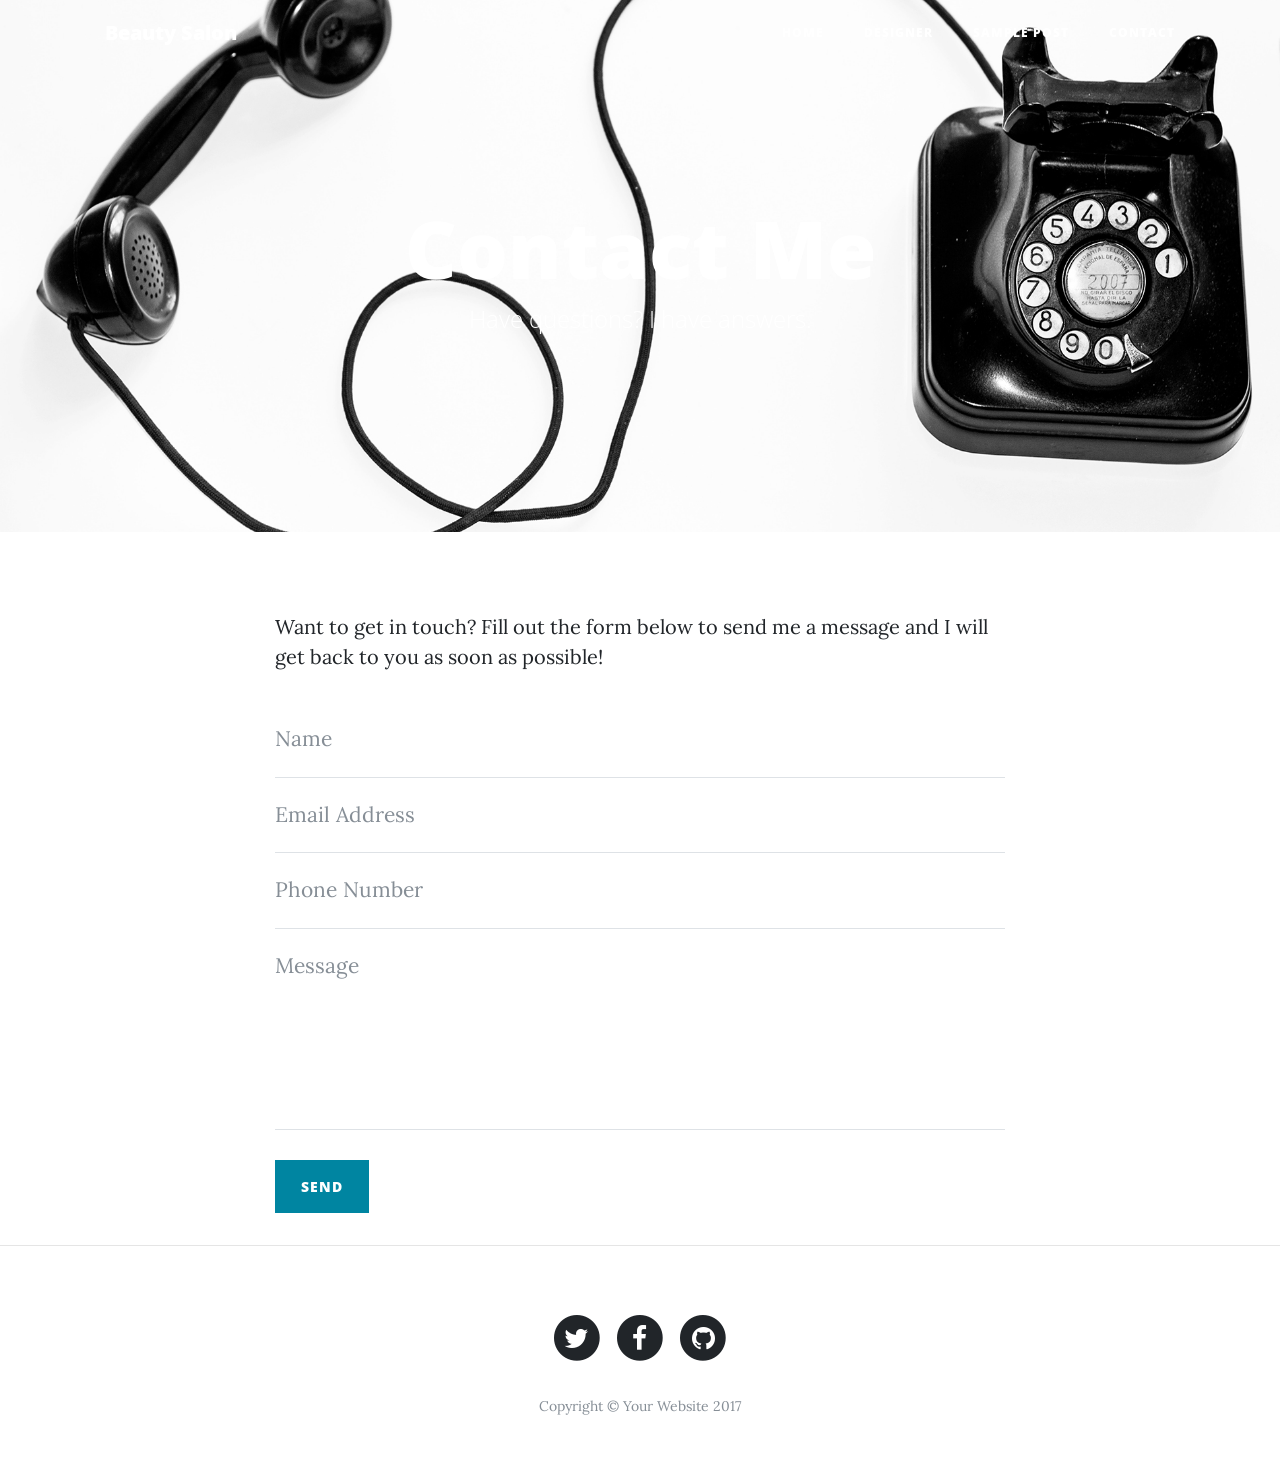
<file: src/main/webapp/resources/common/bootstrap/contact.html>
<!DOCTYPE html>
<html lang="en">

  <head>

    <meta charset="utf-8">
    <meta name="viewport" content="width=device-width, initial-scale=1, shrink-to-fit=no">
    <meta name="description" content="">
    <meta name="author" content="">

    <title>Clean Blog - Start Bootstrap Theme</title>

    <!-- Bootstrap core CSS -->
    <link href="vendor/bootstrap/css/bootstrap.min.css" rel="stylesheet">

    <!-- Custom fonts for this template -->
    <link href="vendor/font-awesome/css/font-awesome.min.css" rel="stylesheet" type="text/css">
    <link href='https://fonts.googleapis.com/css?family=Lora:400,700,400italic,700italic' rel='stylesheet' type='text/css'>
    <link href='https://fonts.googleapis.com/css?family=Open+Sans:300italic,400italic,600italic,700italic,800italic,400,300,600,700,800' rel='stylesheet' type='text/css'>

    <!-- Custom styles for this template -->
    <link href="css/clean-blog.min.css" rel="stylesheet">

  </head>

  <body>

    <!-- Navigation -->
    <nav class="navbar navbar-expand-lg navbar-light fixed-top" id="mainNav">
      <div class="container">
        <a class="navbar-brand" href="index.html">Beauty Salon</a>
        <button class="navbar-toggler navbar-toggler-right" type="button" data-toggle="collapse" data-target="#navbarResponsive" aria-controls="navbarResponsive" aria-expanded="false" aria-label="Toggle navigation">
          Menu
          <i class="fa fa-bars"></i>
        </button>
        <div class="collapse navbar-collapse" id="navbarResponsive">
          <ul class="navbar-nav ml-auto">
            <li class="nav-item">
              <a class="nav-link" href="index.html">Home</a>
            </li>
            <li class="nav-item">
              <a class="nav-link" href="designer.html">Designer</a>
            </li>
            <li class="nav-item">
              <a class="nav-link" href="post.html">Sample Post</a>
            </li>
            <li class="nav-item">
              <a class="nav-link" href="contact.html">Contact</a>
            </li>
          </ul>
        </div>
      </div>
    </nav>

    <!-- Page Header -->
    <header class="masthead" style="background-image: url('img/contact-bg.jpg')">
      <div class="overlay"></div>
      <div class="container">
        <div class="row">
          <div class="col-lg-8 col-md-10 mx-auto">
            <div class="page-heading">
              <h1>Contact Me</h1>
              <span class="subheading">Have questions? I have answers.</span>
            </div>
          </div>
        </div>
      </div>
    </header>

    <!-- Main Content -->
    <div class="container">
      <div class="row">
        <div class="col-lg-8 col-md-10 mx-auto">
          <p>Want to get in touch? Fill out the form below to send me a message and I will get back to you as soon as possible!</p>
          <!-- Contact Form - Enter your email address on line 19 of the mail/contact_me.php file to make this form work. -->
          <!-- WARNING: Some web hosts do not allow emails to be sent through forms to common mail hosts like Gmail or Yahoo. It's recommended that you use a private domain email address! -->
          <!-- To use the contact form, your site must be on a live web host with PHP! The form will not work locally! -->
          <form name="sentMessage" id="contactForm" novalidate>
            <div class="control-group">
              <div class="form-group floating-label-form-group controls">
                <label>Name</label>
                <input type="text" class="form-control" placeholder="Name" id="name" required data-validation-required-message="Please enter your name.">
                <p class="help-block text-danger"></p>
              </div>
            </div>
            <div class="control-group">
              <div class="form-group floating-label-form-group controls">
                <label>Email Address</label>
                <input type="email" class="form-control" placeholder="Email Address" id="email" required data-validation-required-message="Please enter your email address.">
                <p class="help-block text-danger"></p>
              </div>
            </div>
            <div class="control-group">
              <div class="form-group col-xs-12 floating-label-form-group controls">
                <label>Phone Number</label>
                <input type="tel" class="form-control" placeholder="Phone Number" id="phone" required data-validation-required-message="Please enter your phone number.">
                <p class="help-block text-danger"></p>
              </div>
            </div>
            <div class="control-group">
              <div class="form-group floating-label-form-group controls">
                <label>Message</label>
                <textarea rows="5" class="form-control" placeholder="Message" id="message" required data-validation-required-message="Please enter a message."></textarea>
                <p class="help-block text-danger"></p>
              </div>
            </div>
            <br>
            <div id="success"></div>
            <div class="form-group">
              <button type="submit" class="btn btn-primary" id="sendMessageButton">Send</button>
            </div>
          </form>
        </div>
      </div>
    </div>

    <hr>

    <!-- Footer -->
    <footer>
      <div class="container">
        <div class="row">
          <div class="col-lg-8 col-md-10 mx-auto">
            <ul class="list-inline text-center">
              <li class="list-inline-item">
                <a href="#">
                  <span class="fa-stack fa-lg">
                    <i class="fa fa-circle fa-stack-2x"></i>
                    <i class="fa fa-twitter fa-stack-1x fa-inverse"></i>
                  </span>
                </a>
              </li>
              <li class="list-inline-item">
                <a href="#">
                  <span class="fa-stack fa-lg">
                    <i class="fa fa-circle fa-stack-2x"></i>
                    <i class="fa fa-facebook fa-stack-1x fa-inverse"></i>
                  </span>
                </a>
              </li>
              <li class="list-inline-item">
                <a href="#">
                  <span class="fa-stack fa-lg">
                    <i class="fa fa-circle fa-stack-2x"></i>
                    <i class="fa fa-github fa-stack-1x fa-inverse"></i>
                  </span>
                </a>
              </li>
            </ul>
            <p class="copyright text-muted">Copyright &copy; Your Website 2017</p>
          </div>
        </div>
      </div>
    </footer>

    <!-- Bootstrap core JavaScript -->
    <script src="vendor/jquery/jquery.min.js"></script>
    <script src="vendor/bootstrap/js/bootstrap.bundle.min.js"></script>

    <!-- Contact Form JavaScript -->
    <script src="js/jqBootstrapValidation.js"></script>
    <script src="js/contact_me.js"></script>

    <!-- Custom scripts for this template -->
    <script src="js/clean-blog.min.js"></script>

  </body>

</html>
</file>
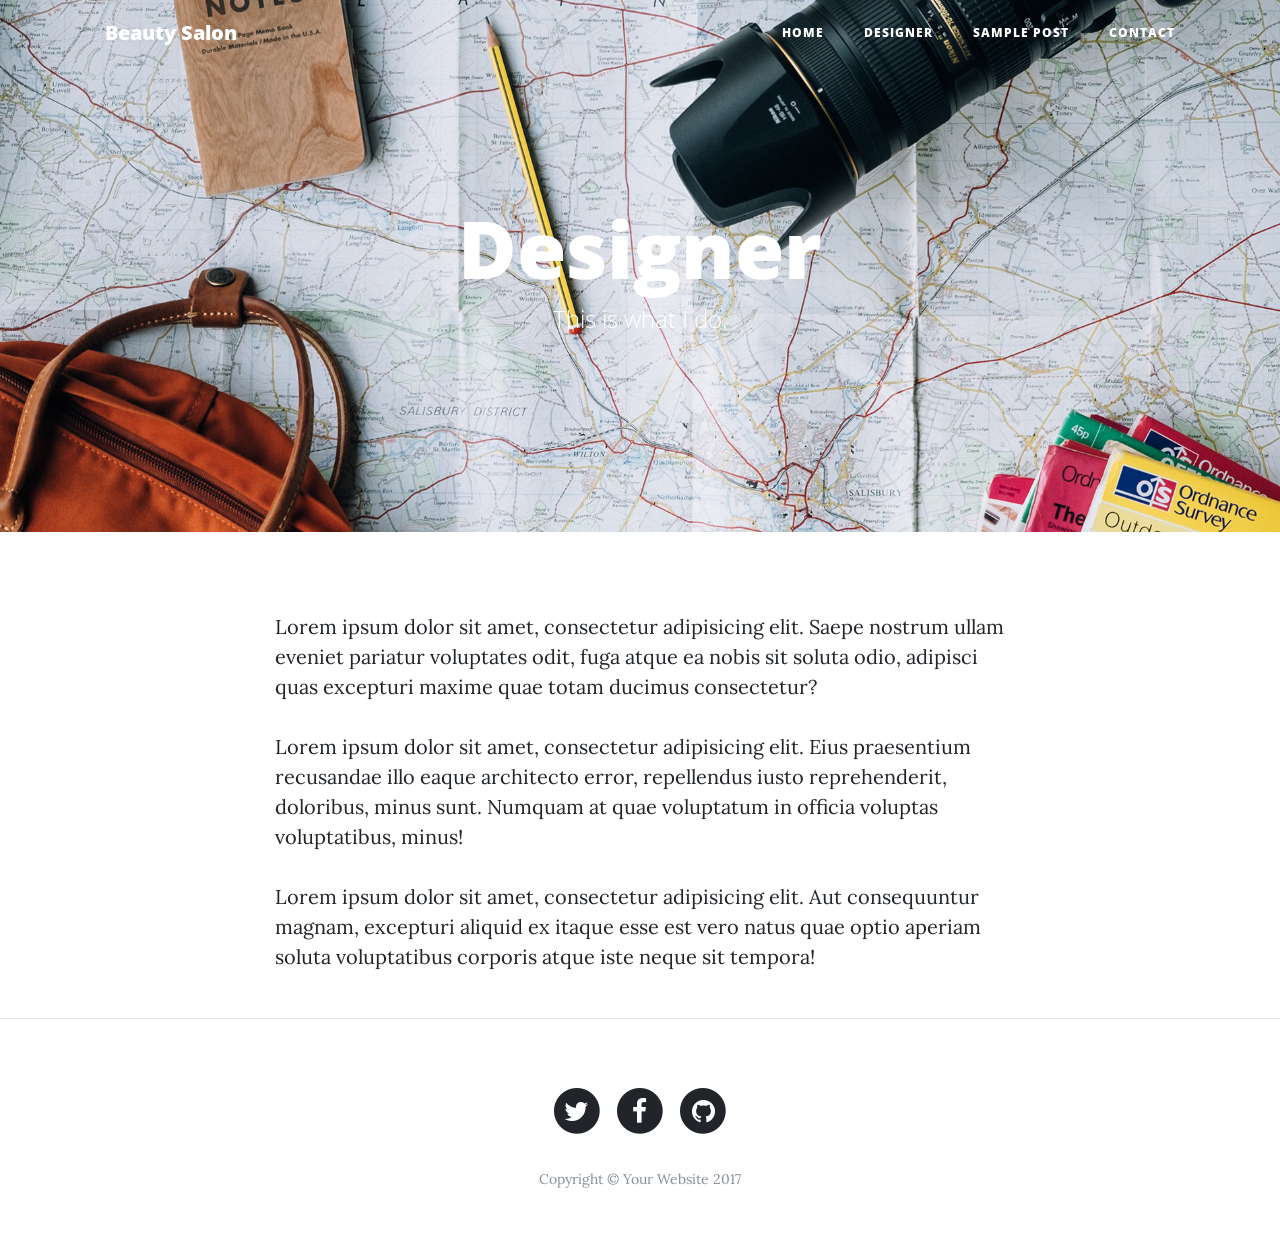
<file: src/main/webapp/resources/common/bootstrap/designer.html>
<!DOCTYPE html>
<html lang="en">

  <head>

    <meta charset="utf-8">
    <meta name="viewport" content="width=device-width, initial-scale=1, shrink-to-fit=no">
    <meta name="description" content="">
    <meta name="author" content="">

    <title>Clean Blog - Start Bootstrap Theme</title>

    <!-- Bootstrap core CSS -->
    <link href="vendor/bootstrap/css/bootstrap.min.css" rel="stylesheet">

    <!-- Custom fonts for this template -->
    <link href="vendor/font-awesome/css/font-awesome.min.css" rel="stylesheet" type="text/css">
    <link href='https://fonts.googleapis.com/css?family=Lora:400,700,400italic,700italic' rel='stylesheet' type='text/css'>
    <link href='https://fonts.googleapis.com/css?family=Open+Sans:300italic,400italic,600italic,700italic,800italic,400,300,600,700,800' rel='stylesheet' type='text/css'>

    <!-- Custom styles for this template -->
    <link href="css/clean-blog.min.css" rel="stylesheet">

  </head>

  <body>

    <!-- Navigation -->
    <nav class="navbar navbar-expand-lg navbar-light fixed-top" id="mainNav">
      <div class="container">
        <a class="navbar-brand" href="index.html">Beauty Salon</a>
        <button class="navbar-toggler navbar-toggler-right" type="button" data-toggle="collapse" data-target="#navbarResponsive" aria-controls="navbarResponsive" aria-expanded="false" aria-label="Toggle navigation">
          Menu
          <i class="fa fa-bars"></i>
        </button>
        <div class="collapse navbar-collapse" id="navbarResponsive">
          <ul class="navbar-nav ml-auto">
            <li class="nav-item">
              <a class="nav-link" href="index.html">Home</a>
            </li>
            <li class="nav-item">
              <a class="nav-link" href="designer.html">Designer</a>
            </li>
            <li class="nav-item">
              <a class="nav-link" href="post.html">Sample Post</a>
            </li>
            <li class="nav-item">
              <a class="nav-link" href="contact.html">Contact</a>
            </li>
          </ul>
        </div>
      </div>
    </nav>

    <!-- Page Header -->
    <header class="masthead" style="background-image: url('img/about-bg.jpg')">
      <div class="overlay"></div>
      <div class="container">
        <div class="row">
          <div class="col-lg-8 col-md-10 mx-auto">
            <div class="page-heading">
              <h1>Designer</h1>
              <span class="subheading">This is what I do.</span>
            </div>
          </div>
        </div>
      </div>
    </header>

    <!-- Main Content -->
    <div class="container">
      <div class="row">
        <div class="col-lg-8 col-md-10 mx-auto">
          <p>Lorem ipsum dolor sit amet, consectetur adipisicing elit. Saepe nostrum ullam eveniet pariatur voluptates odit, fuga atque ea nobis sit soluta odio, adipisci quas excepturi maxime quae totam ducimus consectetur?</p>
          <p>Lorem ipsum dolor sit amet, consectetur adipisicing elit. Eius praesentium recusandae illo eaque architecto error, repellendus iusto reprehenderit, doloribus, minus sunt. Numquam at quae voluptatum in officia voluptas voluptatibus, minus!</p>
          <p>Lorem ipsum dolor sit amet, consectetur adipisicing elit. Aut consequuntur magnam, excepturi aliquid ex itaque esse est vero natus quae optio aperiam soluta voluptatibus corporis atque iste neque sit tempora!</p>
        </div>
      </div>
    </div>

    <hr>

    <!-- Footer -->
    <footer>
      <div class="container">
        <div class="row">
          <div class="col-lg-8 col-md-10 mx-auto">
            <ul class="list-inline text-center">
              <li class="list-inline-item">
                <a href="#">
                  <span class="fa-stack fa-lg">
                    <i class="fa fa-circle fa-stack-2x"></i>
                    <i class="fa fa-twitter fa-stack-1x fa-inverse"></i>
                  </span>
                </a>
              </li>
              <li class="list-inline-item">
                <a href="#">
                  <span class="fa-stack fa-lg">
                    <i class="fa fa-circle fa-stack-2x"></i>
                    <i class="fa fa-facebook fa-stack-1x fa-inverse"></i>
                  </span>
                </a>
              </li>
              <li class="list-inline-item">
                <a href="#">
                  <span class="fa-stack fa-lg">
                    <i class="fa fa-circle fa-stack-2x"></i>
                    <i class="fa fa-github fa-stack-1x fa-inverse"></i>
                  </span>
                </a>
              </li>
            </ul>
            <p class="copyright text-muted">Copyright &copy; Your Website 2017</p>
          </div>
        </div>
      </div>
    </footer>

    <!-- Bootstrap core JavaScript -->
    <script src="vendor/jquery/jquery.min.js"></script>
    <script src="vendor/bootstrap/js/bootstrap.bundle.min.js"></script>

    <!-- Custom scripts for this template -->
    <script src="js/clean-blog.min.js"></script>

  </body>

</html>
</file>
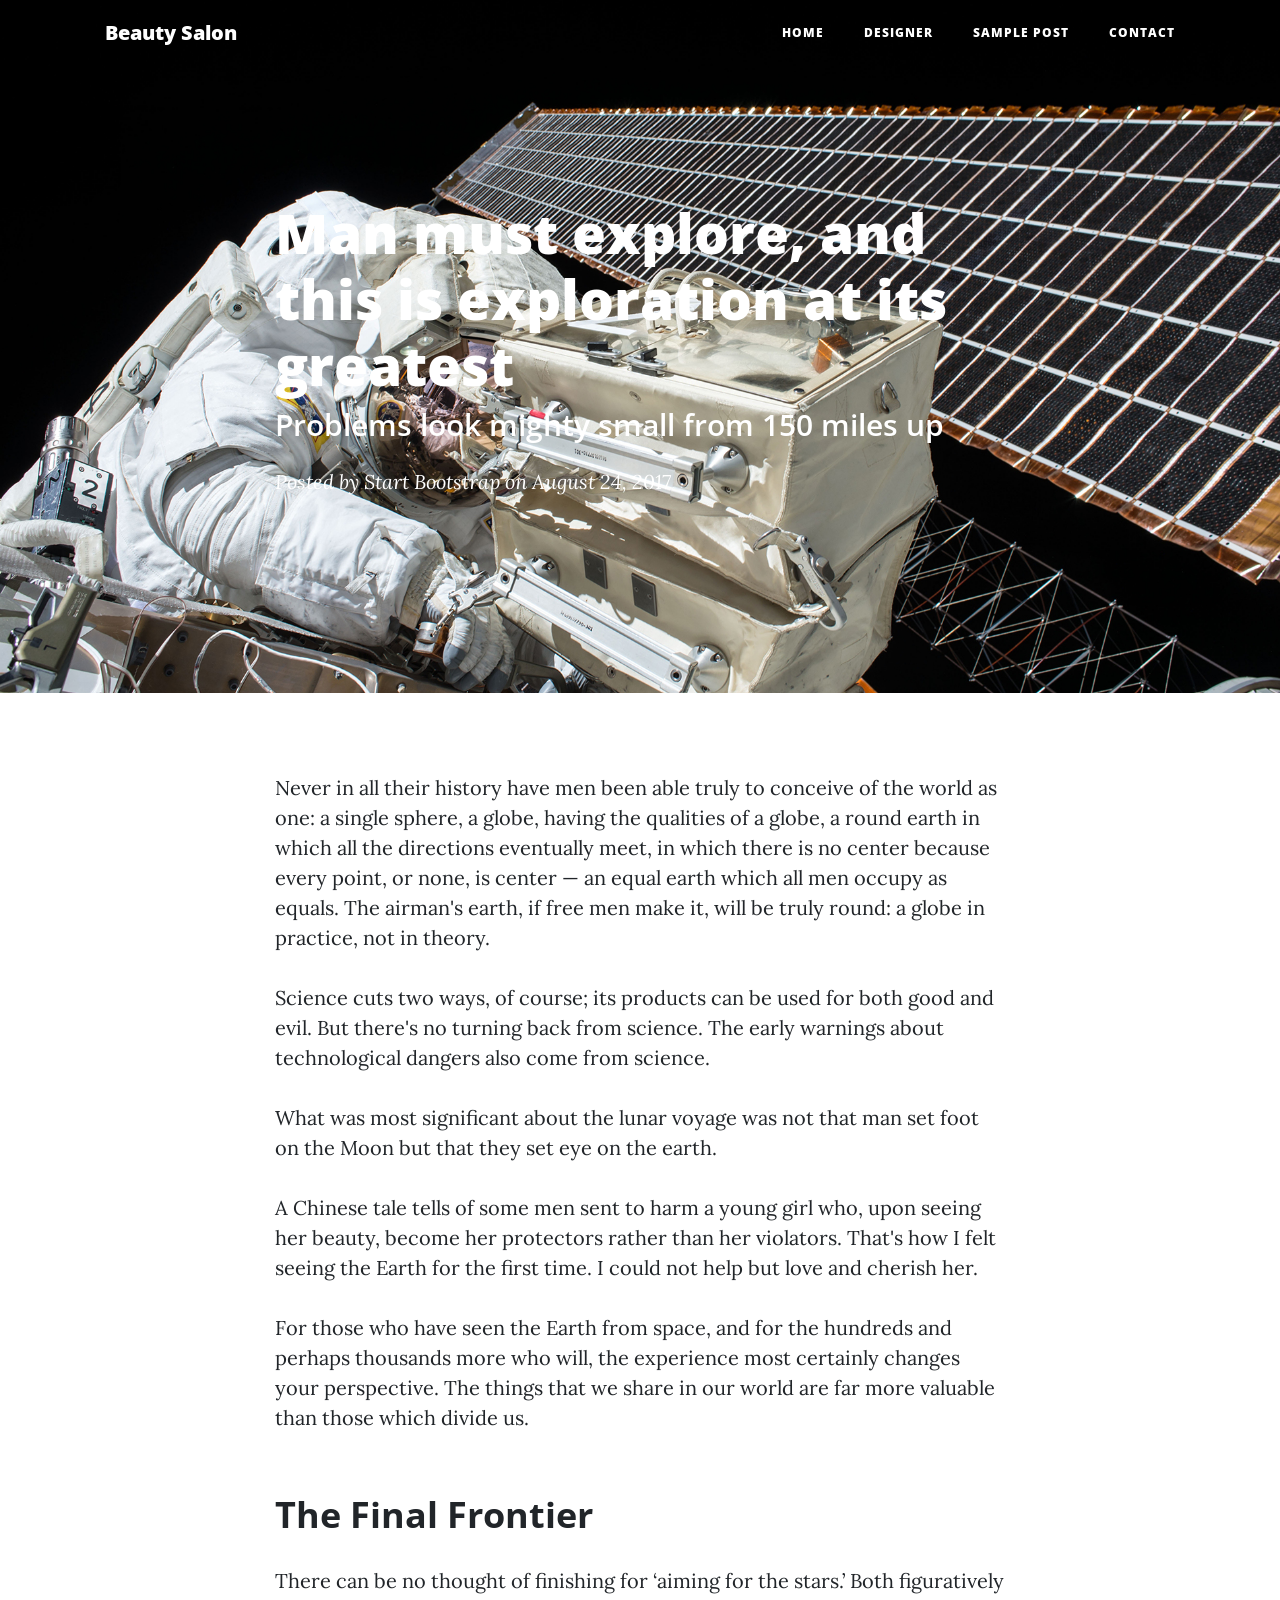
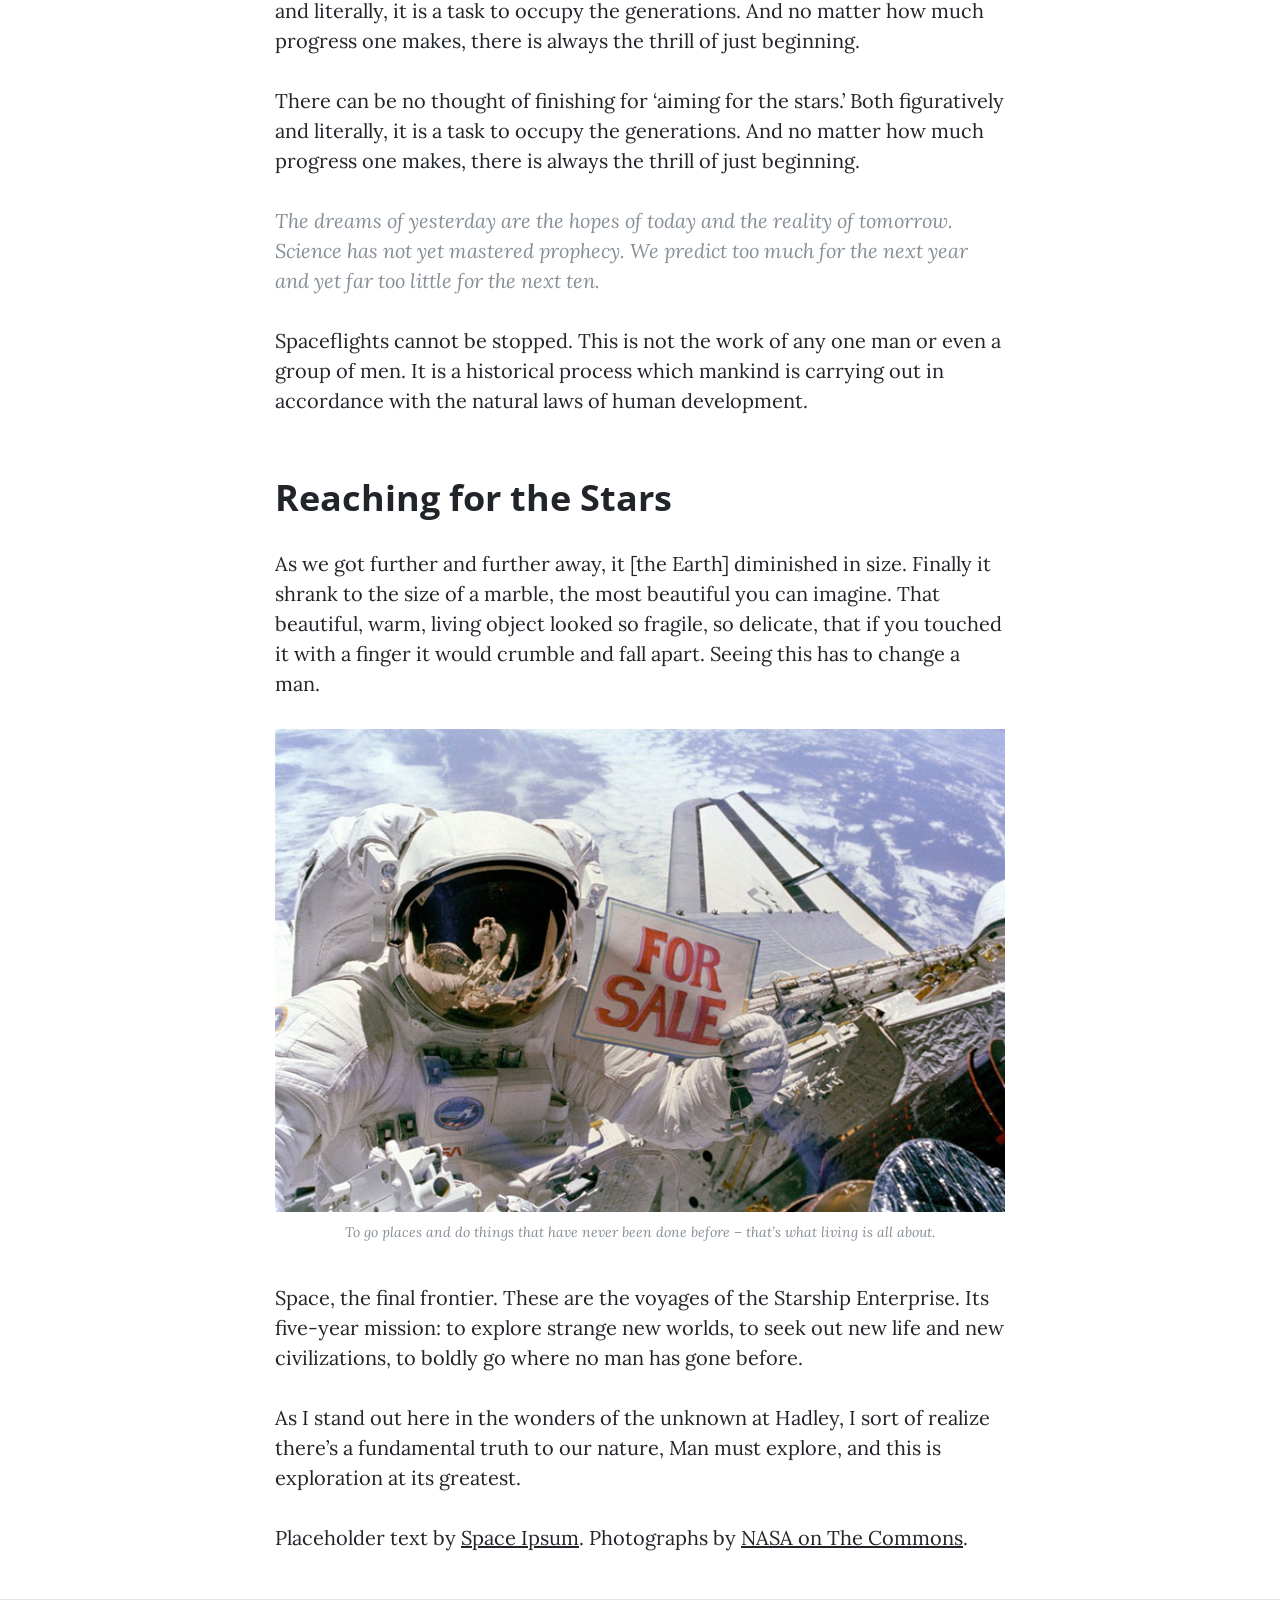
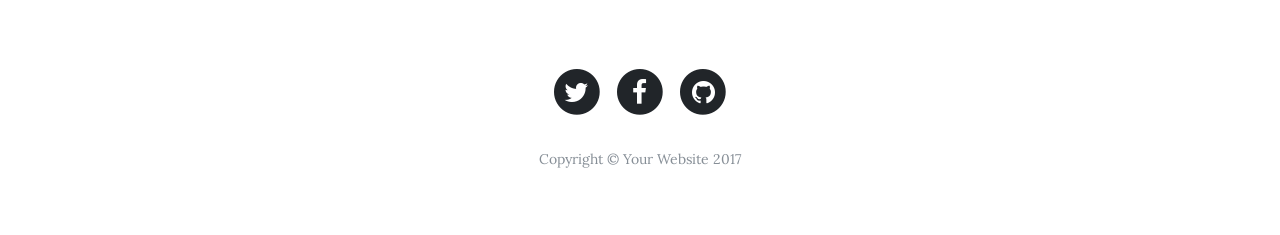
<file: src/main/webapp/resources/common/bootstrap/post.html>
<!DOCTYPE html>
<html lang="en">

  <head>

    <meta charset="utf-8">
    <meta name="viewport" content="width=device-width, initial-scale=1, shrink-to-fit=no">
    <meta name="description" content="">
    <meta name="author" content="">

    <title>Clean Blog - Start Bootstrap Theme</title>

    <!-- Bootstrap core CSS -->
    <link href="vendor/bootstrap/css/bootstrap.min.css" rel="stylesheet">

    <!-- Custom fonts for this template -->
    <link href="vendor/font-awesome/css/font-awesome.min.css" rel="stylesheet" type="text/css">
    <link href='https://fonts.googleapis.com/css?family=Lora:400,700,400italic,700italic' rel='stylesheet' type='text/css'>
    <link href='https://fonts.googleapis.com/css?family=Open+Sans:300italic,400italic,600italic,700italic,800italic,400,300,600,700,800' rel='stylesheet' type='text/css'>

    <!-- Custom styles for this template -->
    <link href="css/clean-blog.min.css" rel="stylesheet">

  </head>

  <body>

    <!-- Navigation -->
    <nav class="navbar navbar-expand-lg navbar-light fixed-top" id="mainNav">
      <div class="container">
        <a class="navbar-brand" href="index.html">Beauty Salon</a>
        <button class="navbar-toggler navbar-toggler-right" type="button" data-toggle="collapse" data-target="#navbarResponsive" aria-controls="navbarResponsive" aria-expanded="false" aria-label="Toggle navigation">
          Menu
          <i class="fa fa-bars"></i>
        </button>
        <div class="collapse navbar-collapse" id="navbarResponsive">
          <ul class="navbar-nav ml-auto">
            <li class="nav-item">
              <a class="nav-link" href="index.html">Home</a>
            </li>
            <li class="nav-item">
              <a class="nav-link" href="designer.html">Designer</a>
            </li>
            <li class="nav-item">
              <a class="nav-link" href="post.html">Sample Post</a>
            </li>
            <li class="nav-item">
              <a class="nav-link" href="contact.html">Contact</a>
            </li>
          </ul>
        </div>
      </div>
    </nav>

    <!-- Page Header -->
    <header class="masthead" style="background-image: url('img/post-bg.jpg')">
      <div class="overlay"></div>
      <div class="container">
        <div class="row">
          <div class="col-lg-8 col-md-10 mx-auto">
            <div class="post-heading">
              <h1>Man must explore, and this is exploration at its greatest</h1>
              <h2 class="subheading">Problems look mighty small from 150 miles up</h2>
              <span class="meta">Posted by
                <a href="#">Start Bootstrap</a>
                on August 24, 2017</span>
            </div>
          </div>
        </div>
      </div>
    </header>

    <!-- Post Content -->
    <article>
      <div class="container">
        <div class="row">
          <div class="col-lg-8 col-md-10 mx-auto">
            <p>Never in all their history have men been able truly to conceive of the world as one: a single sphere, a globe, having the qualities of a globe, a round earth in which all the directions eventually meet, in which there is no center because every point, or none, is center — an equal earth which all men occupy as equals. The airman's earth, if free men make it, will be truly round: a globe in practice, not in theory.</p>

            <p>Science cuts two ways, of course; its products can be used for both good and evil. But there's no turning back from science. The early warnings about technological dangers also come from science.</p>

            <p>What was most significant about the lunar voyage was not that man set foot on the Moon but that they set eye on the earth.</p>

            <p>A Chinese tale tells of some men sent to harm a young girl who, upon seeing her beauty, become her protectors rather than her violators. That's how I felt seeing the Earth for the first time. I could not help but love and cherish her.</p>

            <p>For those who have seen the Earth from space, and for the hundreds and perhaps thousands more who will, the experience most certainly changes your perspective. The things that we share in our world are far more valuable than those which divide us.</p>

            <h2 class="section-heading">The Final Frontier</h2>

            <p>There can be no thought of finishing for ‘aiming for the stars.’ Both figuratively and literally, it is a task to occupy the generations. And no matter how much progress one makes, there is always the thrill of just beginning.</p>

            <p>There can be no thought of finishing for ‘aiming for the stars.’ Both figuratively and literally, it is a task to occupy the generations. And no matter how much progress one makes, there is always the thrill of just beginning.</p>

            <blockquote class="blockquote">The dreams of yesterday are the hopes of today and the reality of tomorrow. Science has not yet mastered prophecy. We predict too much for the next year and yet far too little for the next ten.</blockquote>

            <p>Spaceflights cannot be stopped. This is not the work of any one man or even a group of men. It is a historical process which mankind is carrying out in accordance with the natural laws of human development.</p>

            <h2 class="section-heading">Reaching for the Stars</h2>

            <p>As we got further and further away, it [the Earth] diminished in size. Finally it shrank to the size of a marble, the most beautiful you can imagine. That beautiful, warm, living object looked so fragile, so delicate, that if you touched it with a finger it would crumble and fall apart. Seeing this has to change a man.</p>

            <a href="#">
              <img class="img-fluid" src="img/post-sample-image.jpg" alt="">
            </a>
            <span class="caption text-muted">To go places and do things that have never been done before – that’s what living is all about.</span>

            <p>Space, the final frontier. These are the voyages of the Starship Enterprise. Its five-year mission: to explore strange new worlds, to seek out new life and new civilizations, to boldly go where no man has gone before.</p>

            <p>As I stand out here in the wonders of the unknown at Hadley, I sort of realize there’s a fundamental truth to our nature, Man must explore, and this is exploration at its greatest.</p>

            <p>Placeholder text by
              <a href="http://spaceipsum.com/">Space Ipsum</a>. Photographs by
              <a href="https://www.flickr.com/photos/nasacommons/">NASA on The Commons</a>.</p>
          </div>
        </div>
      </div>
    </article>

    <hr>

    <!-- Footer -->
    <footer>
      <div class="container">
        <div class="row">
          <div class="col-lg-8 col-md-10 mx-auto">
            <ul class="list-inline text-center">
              <li class="list-inline-item">
                <a href="#">
                  <span class="fa-stack fa-lg">
                    <i class="fa fa-circle fa-stack-2x"></i>
                    <i class="fa fa-twitter fa-stack-1x fa-inverse"></i>
                  </span>
                </a>
              </li>
              <li class="list-inline-item">
                <a href="#">
                  <span class="fa-stack fa-lg">
                    <i class="fa fa-circle fa-stack-2x"></i>
                    <i class="fa fa-facebook fa-stack-1x fa-inverse"></i>
                  </span>
                </a>
              </li>
              <li class="list-inline-item">
                <a href="#">
                  <span class="fa-stack fa-lg">
                    <i class="fa fa-circle fa-stack-2x"></i>
                    <i class="fa fa-github fa-stack-1x fa-inverse"></i>
                  </span>
                </a>
              </li>
            </ul>
            <p class="copyright text-muted">Copyright &copy; Your Website 2017</p>
          </div>
        </div>
      </div>
    </footer>

    <!-- Bootstrap core JavaScript -->
    <script src="vendor/jquery/jquery.min.js"></script>
    <script src="vendor/bootstrap/js/bootstrap.bundle.min.js"></script>

    <!-- Custom scripts for this template -->
    <script src="js/clean-blog.min.js"></script>

  </body>

</html>
</file>
<file: src/main/webapp/resources/common/bootstrap/css/clean-blog.min.css>
/*!
 * Start Bootstrap - Clean Blog v4.0.0-beta.2 (https://startbootstrap.com/template-overviews/clean-blog)
 * Copyright 2013-2017 Start Bootstrap
 * Licensed under MIT (https://github.com/BlackrockDigital/startbootstrap-clean-blog/blob/master/LICENSE)
 */body{font-size:20px;color:#212529;font-family:Lora,'Times New Roman',serif}p{line-height:1.5;margin:30px 0}p a{text-decoration:underline}h1,h2,h3,h4,h5,h6{font-weight:800;font-family:'Open Sans','Helvetica Neue',Helvetica,Arial,sans-serif}a{color:#212529;-webkit-transition:all .2s;-moz-transition:all .2s;transition:all .2s}a:focus,a:hover{color:#0085a1}blockquote{font-style:italic;color:#868e96}.section-heading{font-size:36px;font-weight:700;margin-top:60px}.caption{font-size:14px;font-style:italic;display:block;margin:0;padding:10px;text-align:center;border-bottom-right-radius:5px;border-bottom-left-radius:5px}::-moz-selection{color:#fff;background:#0085a1;text-shadow:none}::selection{color:#fff;background:#0085a1;text-shadow:none}img::selection{color:#fff;background:0 0}img::-moz-selection{color:#fff;background:0 0}body{-webkit-tap-highlight-color:#0085a1}#mainNav{position:absolute;border-bottom:1px solid #e9ecef;background-color:#fff;font-family:'Open Sans','Helvetica Neue',Helvetica,Arial,sans-serif}#mainNav .navbar-brand{font-weight:800;color:#343a40}#mainNav .navbar-toggler{font-size:12px;font-weight:800;padding:13px;text-transform:uppercase;color:#343a40}#mainNav .navbar-nav>li.nav-item>a{font-size:12px;font-weight:800;letter-spacing:1px;text-transform:uppercase}@media only screen and (min-width:992px){#mainNav{border-bottom:1px solid transparent;background:0 0}#mainNav .navbar-brand{padding:10px 20px;color:#fff}#mainNav .navbar-brand:focus,#mainNav .navbar-brand:hover{color:rgba(255,255,255,.8)}#mainNav .navbar-nav>li.nav-item>a{padding:10px 20px;color:#fff}#mainNav .navbar-nav>li.nav-item>a:focus,#mainNav .navbar-nav>li.nav-item>a:hover{color:rgba(255,255,255,.8)}}@media only screen and (min-width:992px){#mainNav{-webkit-transition:background-color .2s;-moz-transition:background-color .2s;transition:background-color .2s;-webkit-transform:translate3d(0,0,0);-moz-transform:translate3d(0,0,0);-ms-transform:translate3d(0,0,0);-o-transform:translate3d(0,0,0);transform:translate3d(0,0,0);-webkit-backface-visibility:hidden}#mainNav.is-fixed{position:fixed;top:-67px;-webkit-transition:-webkit-transform .2s;-moz-transition:-moz-transform .2s;transition:transform .2s;border-bottom:1px solid #fff;background-color:rgba(255,255,255,.9)}#mainNav.is-fixed .navbar-brand{color:#212529}#mainNav.is-fixed .navbar-brand:focus,#mainNav.is-fixed .navbar-brand:hover{color:#0085a1}#mainNav.is-fixed .navbar-nav>li.nav-item>a{color:#212529}#mainNav.is-fixed .navbar-nav>li.nav-item>a:focus,#mainNav.is-fixed .navbar-nav>li.nav-item>a:hover{color:#0085a1}#mainNav.is-visible{-webkit-transform:translate3d(0,100%,0);-moz-transform:translate3d(0,100%,0);-ms-transform:translate3d(0,100%,0);-o-transform:translate3d(0,100%,0);transform:translate3d(0,100%,0)}}header.masthead{margin-bottom:50px;background:no-repeat center center;background-attachment:scroll;position:relative;-webkit-background-size:cover;-moz-background-size:cover;-o-background-size:cover;background-size:cover}header.masthead .overlay{position:absolute;top:0;left:0;height:100%;width:100%;opacity:.5}header.masthead .page-heading,header.masthead .post-heading,header.masthead .site-heading{padding:200px 0 150px;color:#fff}@media only screen and (min-width:768px){header.masthead .page-heading,header.masthead .post-heading,header.masthead .site-heading{padding:200px 0}}header.masthead .page-heading,header.masthead .site-heading{text-align:center}header.masthead .page-heading h1,header.masthead .site-heading h1{font-size:50px;margin-top:0}header.masthead .page-heading .subheading,header.masthead .site-heading .subheading{font-size:24px;font-weight:300;line-height:1.1;display:block;margin:10px 0 0;font-family:'Open Sans','Helvetica Neue',Helvetica,Arial,sans-serif}@media only screen and (min-width:768px){header.masthead .page-heading h1,header.masthead .site-heading h1{font-size:80px}}header.masthead .post-heading h1{font-size:35px}header.masthead .post-heading .meta,header.masthead .post-heading .subheading{line-height:1.1;display:block}header.masthead .post-heading .subheading{font-size:24px;font-weight:600;margin:10px 0 30px;font-family:'Open Sans','Helvetica Neue',Helvetica,Arial,sans-serif}header.masthead .post-heading .meta{font-size:20px;font-weight:300;font-style:italic;font-family:Lora,'Times New Roman',serif}header.masthead .post-heading .meta a{color:#fff}@media only screen and (min-width:768px){header.masthead .post-heading h1{font-size:55px}header.masthead .post-heading .subheading{font-size:30px}}.post-preview>a{color:#212529}.post-preview>a:focus,.post-preview>a:hover{text-decoration:none;color:#0085a1}.post-preview>a>.post-title{font-size:30px;margin-top:30px;margin-bottom:10px}.post-preview>a>.post-subtitle{font-weight:300;margin:0 0 10px}.post-preview>.post-meta{font-size:18px;font-style:italic;margin-top:0;color:#868e96}.post-preview>.post-meta>a{text-decoration:none;color:#212529}.post-preview>.post-meta>a:focus,.post-preview>.post-meta>a:hover{text-decoration:underline;color:#0085a1}@media only screen and (min-width:768px){.post-preview>a>.post-title{font-size:36px}}.floating-label-form-group{font-size:14px;position:relative;margin-bottom:0;padding-bottom:.5em;border-bottom:1px solid #dee2e6}.floating-label-form-group input,.floating-label-form-group textarea{font-size:1.5em;position:relative;z-index:1;padding:0;resize:none;border:none;border-radius:0;background:0 0;box-shadow:none!important;font-family:Lora,'Times New Roman',serif}.floating-label-form-group input::-webkit-input-placeholder,.floating-label-form-group textarea::-webkit-input-placeholder{color:#868e96;font-family:Lora,'Times New Roman',serif}.floating-label-form-group label{font-size:.85em;line-height:1.764705882em;position:relative;z-index:0;top:2em;display:block;margin:0;-webkit-transition:top .3s ease,opacity .3s ease;-moz-transition:top .3s ease,opacity .3s ease;-ms-transition:top .3s ease,opacity .3s ease;transition:top .3s ease,opacity .3s ease;vertical-align:middle;vertical-align:baseline;opacity:0}.floating-label-form-group .help-block{margin:15px 0}.floating-label-form-group-with-value label{top:0;opacity:1}.floating-label-form-group-with-focus label{color:#0085a1}form .form-group:first-child .floating-label-form-group{border-top:1px solid #dee2e6}footer{padding:50px 0 65px}footer .list-inline{margin:0;padding:0}footer .copyright{font-size:14px;margin-bottom:0;text-align:center}.btn{font-size:14px;font-weight:800;padding:15px 25px;letter-spacing:1px;text-transform:uppercase;border-radius:0;font-family:'Open Sans','Helvetica Neue',Helvetica,Arial,sans-serif}.btn-primary{background-color:#0085a1;border-color:#0085a1}.btn-primary:active,.btn-primary:focus,.btn-primary:hover{color:#fff;background-color:#00657b!important;border-color:#00657b!important}.btn-lg{font-size:16px;padding:25px 35px}
</file>
